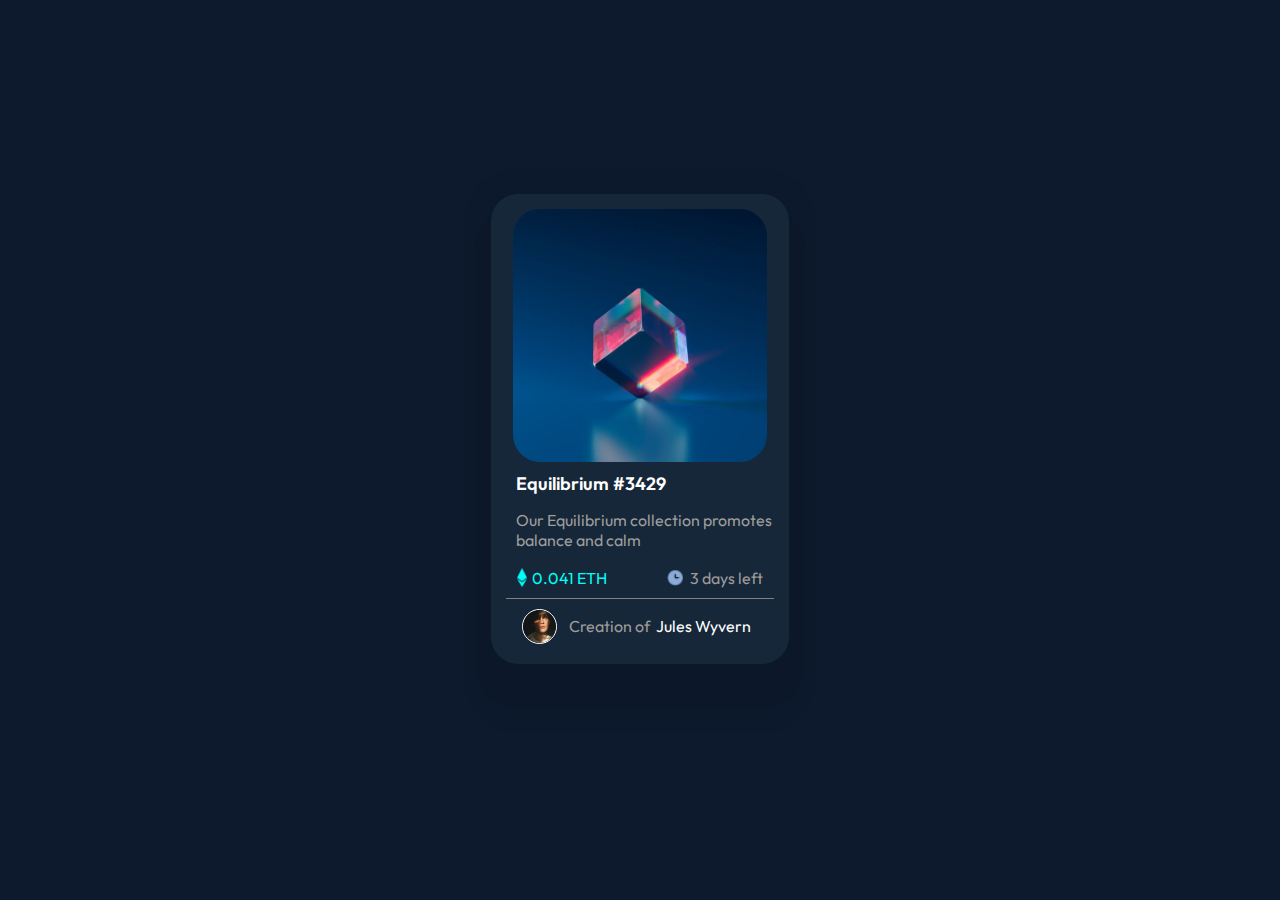
<file: index.html>
<!DOCTYPE html>
<html lang="pt-br">

<head>
  <meta charset="UTF-8">
  <meta name="viewport" content="width=device-width, initial-scale=1.0">
  <title>Document</title>
  <link rel="stylesheet" type="text/css" href="/css/style.css" media="screen" />
  <style>
    @import url('https://fonts.googleapis.com/css2?family=Outfit:wght@300;500&display=swap');
  </style>
  <link href="https://fonts.googleapis.com/css2?family=Outfit:wght@300&display=swap" rel="stylesheet">
</head>

<body>



  <div class="card-page">
    <div class="border1">

      <div class="card">
        <div class="imagem-equilibrium">
          <img class="img1" src="/images/image-equilibrium.jpg"alt="imagem de um cubo">
          <div class="img2">
            <img src="/images/icon-view.png"alt="imagem de de um icone de visualizacao">
          </div>
        </div>
        <div class="letra-p">
          <p class="p1">Equilibrium #3429</p>
          <p class="p2">Our Equilibrium collection promotes balance and calm</p>
        </div>

        <div class="imagens ">

          <p class="p3"><img src="/images/icon-ethereum.png"alt="imagem de um ethereum">0.041 ETH</p>
          <p class="p4"><img src="/images/icon-clock.png" alt="imagem de um relogio">3 days left</p>


        </div>


        <div class="imagens2">
          <p class="p5"><img src="/images/image-avatar.png" alt="imagem de avatar">Creation of </p>
          <p class="p6">Jules Wyvern</p>
        </div>
      </div>
    </div>

  </div>


</body>

</html>
</file>
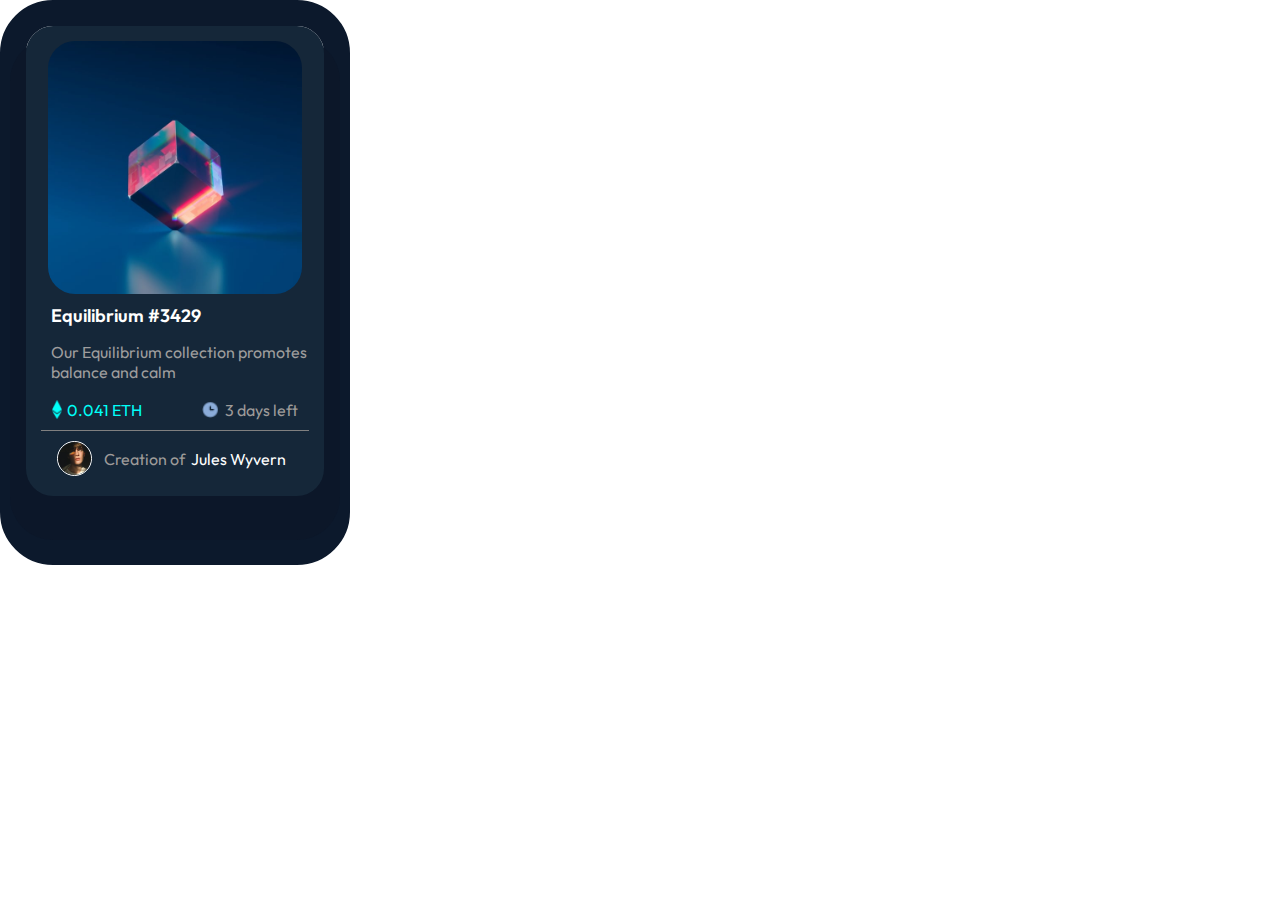
<file: card.html>
<!DOCTYPE html>
<html lang="en">

<head>
  <meta charset="UTF-8">
  <meta name="viewport" content="width=device-width, initial-scale=1.0">
  <title>Document</title>
  <link rel="stylesheet" type="text/css" href="/css/style.css" media="screen" />
  <style>
    @import url('https://fonts.googleapis.com/css2?family=Outfit:wght@300;500&display=swap');
  </style>
  <link href="https://fonts.googleapis.com/css2?family=Outfit:wght@300&display=swap" rel="stylesheet">
</head>

<body>



  <div class="page">
    <div class="border1">

      <div class="card">
        <div class="imagem-equilibrium">
          <img class="img1" src="/images/image-equilibrium.jpg">
          <div class="img2">
            <img src="/images/icon-view.png">
          </div>
        </div>
        <div class="letra-p">
          <p class="p1">Equilibrium #3429</p>
          <p class="p2">Our Equilibrium collection promotes balance and calm</p>
        </div>

        <div class="imagens ">

          <p class="p3"><img src="/images/icon-ethereum.png">0.041 ETH</p>
          <p class="p4"><img src="/images/icon-clock.png" alt="">3 days left</p>


        </div>


        <div class="imagens2">
          <p class="p5"><img src="/images/image-avatar.png" alt="">Creation of </p>
          <p class="p6">Jules Wyvern</p>
        </div>
      </div>
    </div>

  </div>


</body>

</html>
</file>
<file: css/style.css>
* {
  margin: 0;
  padding: 0;
  box-sizing: border-box;
  font-family: 'Outfit', sans-serif;
}

html,
body {
  height: 100%;
  width: 100%;
}


.card-page{

  height: 100%;
  width: 100%;
  display: flex;
  background-color: #0d1a2d;
  background-size: 100% 100%;
  flex-direction: column;
  align-items: center;
  justify-content: center;
}

.border1 {
  height: 565px;
  width: 350px;
  border: solid 26px #0C192C;
  border-radius: 53px;
}

.card {

  box-shadow: 0px 28px 0px 16px #0c1729;
  background-color: #152739;
  border-radius: 27px;
  width: 100%;
  display: flex;
  flex-direction: column;
  align-items: center;
}



.imagem-equilibrium {
  width: 85%;
  height: 80%;
  border-radius: 10px;
  display: flex;
  flex-direction: column;
  justify-content: center;
  text-align: center;
  align-items: center;

}

.img2 {
  opacity: 0;
  position: absolute;
  display: flex;
  width: 255px;
  height: 255px;
  border-radius: 27px;
  flex-direction: column;
  align-content: center;
  align-items: center;
  margin-top: 15px;
  justify-content: center;
}

.img1 {
  
  position: relative;
  display: flex;
  width: 100%;
  height: 85%;
  border-radius: 27px;
  flex-direction: column;
  align-content: center;
  align-items: center;
  margin-top: 15px;
}

.letra-p {
  display: flex;
  flex-direction: column;
  flex-wrap: wrap
}

.letra-p p:nth-child(1) {
  color: white;
  font-size: 18px;
  font-style: normal;
  font-weight: 600;
  margin-top: 10px;
  margin-bottom: 15px;
  margin-left: 25px;
}

.letra-p p:nth-child(2) {
  color: rgb(158, 157, 157);
  margin-left: 25px;
}

.p3 {
  margin-right: 18px;
  width: 40%;
  display: flex;
  color: #00FFF8;
  justify-content: flex-start;
  flex-wrap: wrap;

}
.p3 img{
  margin-right: 5px;
  width: 10px;
  height: 19px;
}


.p4 {
  display: flex;
  color: #9E9B99;
}
.p4 img {
  margin-right: 5px;
  height: 19px;
}

.imagens {
  display: flex;
  width: 90%;
  justify-content: space-around;
  margin-top: 18px;
  border-bottom: 1px solid gray;
  padding-bottom: 10px;
}

.imagens2 {
  display: flex;
  width: 83%;
  margin-top: 10px;
  margin-bottom: 20px;

}

.p5 {
  display: flex;
  height: 100%;
  width: 65%;
  color: #9E9B99;
  align-items: center;
  justify-content: center;

}

.p5 img {
  border-radius: 50%;
  border: 1px solid white;
  width: 35px;
  display: flex;
  margin-right: 12px;
}

.p6 {
  color: white;
  width: 50%;
  display: flex;
  align-items: flex-start;
  flex-direction: column;
  justify-content: center;
}

.imagem-equilibrium :hover {
  
  transition: 600ms ease-in-out;
  cursor: pointer;
  opacity: 2;
  background-color: #0194a485;
}
.letra-p .p1:hover{
  color: #00ffde;
  transition: 600ms ease-in-out;
  cursor: pointer;
  opacity: 2;
  
}
.p6:hover{
  color: #00ffde;
  transition: 600ms ease-in-out;
  cursor: pointer;
  opacity: 2;
}
</file>
